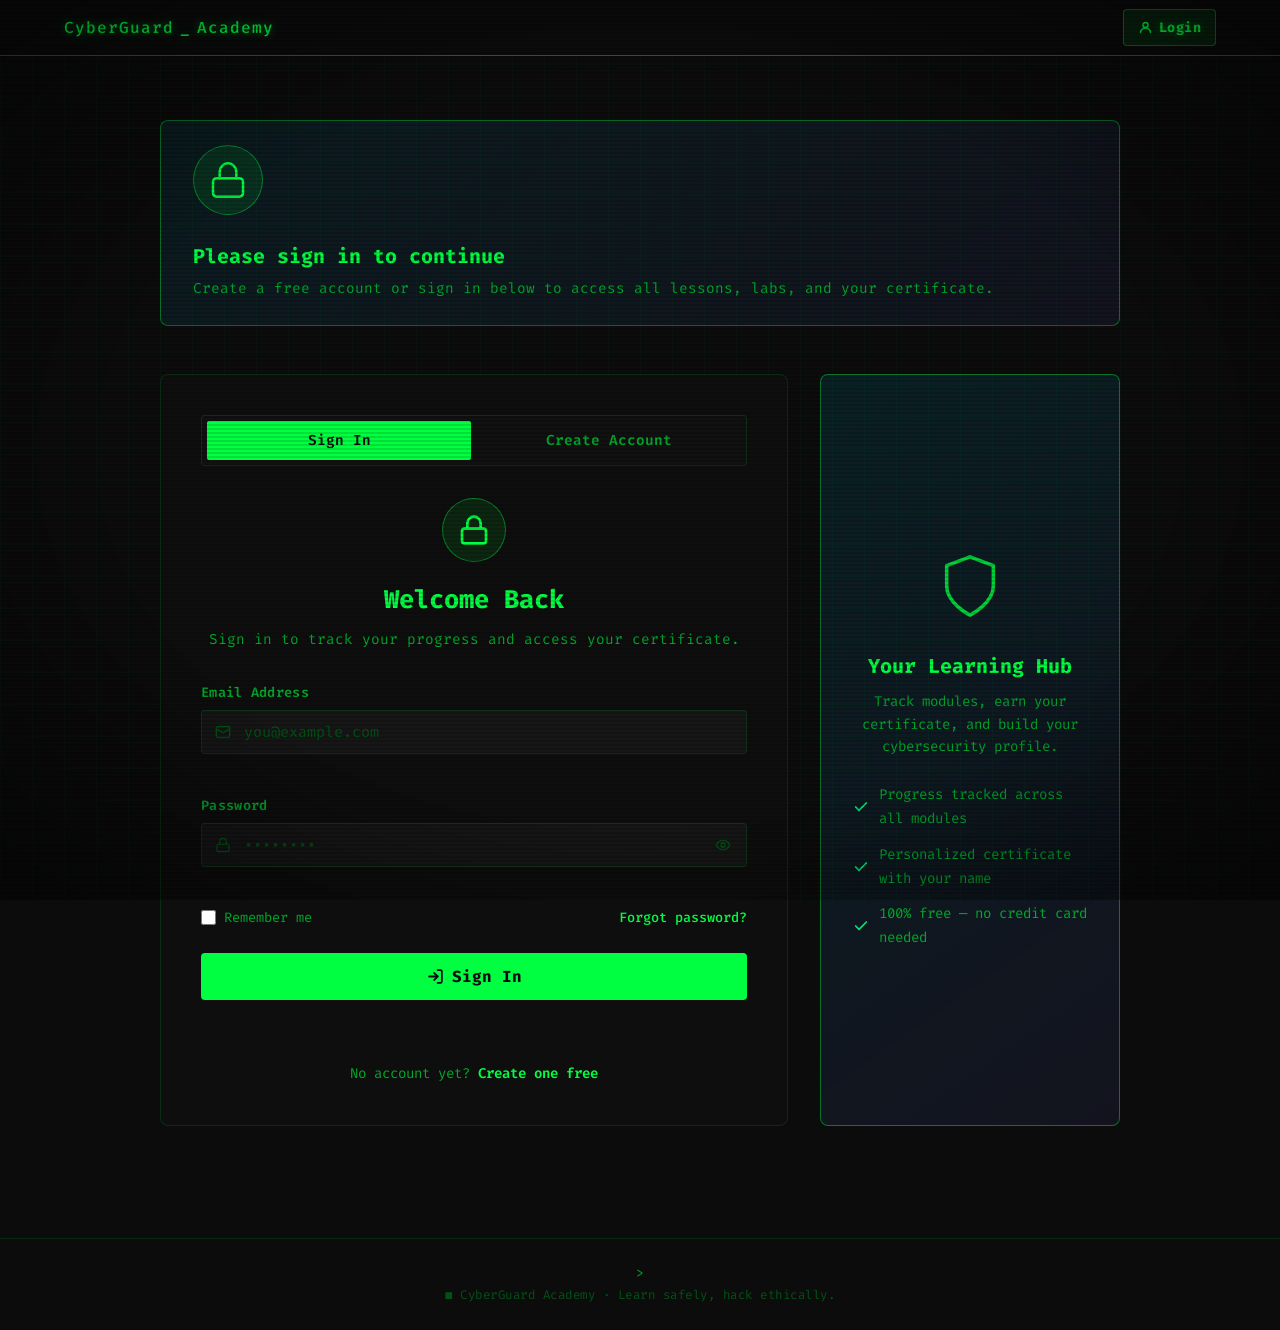
<file: index.html>
<!DOCTYPE html>
<html lang="en">

<head>
    <meta charset="UTF-8">
    <meta name="viewport" content="width=device-width, initial-scale=1.0">
    <title>CyberGuard Academy | Sign In</title>
    <meta name="description"
        content="Sign in or create a free account to access CyberGuard Academy — cybersecurity education portal.">
    <link rel="preconnect" href="https://fonts.googleapis.com">
    <link rel="preconnect" href="https://fonts.gstatic.com" crossorigin>
    <link
        href="https://fonts.googleapis.com/css2?family=Inter:wght@300;400;500;600;700;800&family=Fira+Code:wght@400;500&display=swap"
        rel="stylesheet">
    <link rel="stylesheet" href="common.css">
    <link rel="stylesheet" href="profile.css">
</head>

<body class="locked">
    <!-- Background effect -->
    <div class="page-grid"></div>

    <!-- Top navigation -->
    <nav class="top-nav" id="main-nav">
        <a href="index.html" class="logo">
            <span class="brand-mark">&#9632;</span>
            CyberGuard<span class="blink-mark">_</span>Academy
        </a>
        <ul class="nav-list">
            <li><a href="home.html">Home</a></li>
            <li><a href="theory.html">Theory</a></li>
            <li><a href="courses.html">Courses</a></li>
            <li><a href="simulation.html">Practice Labs</a></li>
            <li><a href="quiz.html">Quiz</a></li>
            <li>
                <a href="index.html" class="nav-user-btn active" id="nav-user-link">
                    <svg xmlns="http://www.w3.org/2000/svg" width="15" height="15" viewBox="0 0 24 24" fill="none"
                        stroke="currentColor" stroke-width="2.5" stroke-linecap="round" stroke-linejoin="round">
                        <circle cx="12" cy="8" r="4" />
                        <path d="M4 20c0-4 3.6-7 8-7s8 3 8 7" />
                    </svg>
                    <span id="nav-user-text">Login</span>
                </a>
            </li>
        </ul>
    </nav>

    <main class="main-wrap">
        <div class="page-box">

            <!-- Sign-in message shown before login -->
            <div class="login-banner">
                <div class="banner-row">
                    <div class="banner-icon">
                        <svg xmlns="http://www.w3.org/2000/svg" width="40" height="40" viewBox="0 0 24 24" fill="none"
                            stroke="currentColor" stroke-width="1.5" stroke-linecap="round" stroke-linejoin="round">
                            <rect x="3" y="11" width="18" height="11" rx="2" />
                            <path d="M7 11V7a5 5 0 0 1 10 0v4" />
                        </svg>
                    </div>
                    <div>
                        <h2>Please sign in to continue</h2>
                        <p>Create a free account or sign in below to access all lessons, labs, and your certificate.</p>
                    </div>
                </div>
            </div>

            <!-- Login area -->
            <div id="auth-box" class="auth-layout">
                <div class="auth-card">

                    <!-- Switch between sign in and sign up -->
                    <div class="form-tabs">
                        <button class="form-tab active" id="login-tab" onclick="showAuthTab('login')">Sign In</button>
                        <button class="form-tab" id="signup-tab" onclick="showAuthTab('register')">Create
                            Account</button>
                    </div>

                    <!-- Sign in form -->
                    <div id="login-box">
                        <div class="form-head">
                            <div class="form-icon">
                                <svg xmlns="http://www.w3.org/2000/svg" width="32" height="32" viewBox="0 0 24 24"
                                    fill="none" stroke="currentColor" stroke-width="2" stroke-linecap="round"
                                    stroke-linejoin="round">
                                    <rect x="3" y="11" width="18" height="11" rx="2" />
                                    <path d="M7 11V7a5 5 0 0 1 10 0v4" />
                                </svg>
                            </div>
                            <h2>Welcome Back</h2>
                            <p>Sign in to track your progress and access your certificate.</p>
                        </div>
                        <form id="login-form" class="user-form" onsubmit="handleLogin(event)">
                            <div class="form-group">
                                <label for="login-email">Email Address</label>
                                <div class="input-box">
                                    <svg class="input-icon" xmlns="http://www.w3.org/2000/svg" width="16" height="16"
                                        viewBox="0 0 24 24" fill="none" stroke="currentColor" stroke-width="2"
                                        stroke-linecap="round" stroke-linejoin="round">
                                        <rect x="2" y="4" width="20" height="16" rx="2" />
                                        <path d="m22 7-8.97 5.7a1.94 1.94 0 0 1-2.06 0L2 7" />
                                    </svg>
                                    <input type="email" id="login-email" class="form-input"
                                        placeholder="you@example.com" required>
                                </div>
                                <span class="error-text" id="login-email-err"></span>
                            </div>
                            <div class="form-group">
                                <label for="login-password">Password</label>
                                <div class="input-box">
                                    <svg class="input-icon" xmlns="http://www.w3.org/2000/svg" width="16" height="16"
                                        viewBox="0 0 24 24" fill="none" stroke="currentColor" stroke-width="2"
                                        stroke-linecap="round" stroke-linejoin="round">
                                        <rect x="3" y="11" width="18" height="11" rx="2" />
                                        <path d="M7 11V7a5 5 0 0 1 10 0v4" />
                                    </svg>
                                    <input type="password" id="login-password" class="form-input" placeholder="••••••••"
                                        required>
                                    <button type="button" class="show-pass-btn" onclick="togglePwd('login-password', this)"
                                        aria-label="Toggle password">
                                        <svg xmlns="http://www.w3.org/2000/svg" width="16" height="16"
                                            viewBox="0 0 24 24" fill="none" stroke="currentColor" stroke-width="2"
                                            stroke-linecap="round" stroke-linejoin="round">
                                            <path d="M2 12s3-7 10-7 10 7 10 7-3 7-10 7-10-7-10-7z" />
                                            <circle cx="12" cy="12" r="3" />
                                        </svg>
                                    </button>
                                </div>
                                <span class="error-text" id="login-pwd-err"></span>
                            </div>
                            <div class="form-row">
                                <label class="checkbox-label"><input type="checkbox" id="remember-me"> Remember
                                    me</label>
                                <a href="#" class="help-link" onclick="return false;">Forgot password?</a>
                            </div>
                            <button type="submit" class="submit-btn">
                                <svg xmlns="http://www.w3.org/2000/svg" width="17" height="17" viewBox="0 0 24 24"
                                    fill="none" stroke="currentColor" stroke-width="2.5" stroke-linecap="round"
                                    stroke-linejoin="round">
                                    <path d="M15 3h4a2 2 0 0 1 2 2v14a2 2 0 0 1-2 2h-4" />
                                    <polyline points="10 17 15 12 10 7" />
                                    <line x1="15" y1="12" x2="3" y2="12" />
                                </svg>
                                Sign In
                            </button>
                            <div id="login-msg" class="auth-feedback"></div>
                        </form>
                        <p class="switch-text">No account yet? <a href="#"
                                onclick="showAuthTab('register'); return false;">Create one free</a></p>
                    </div>

                    <!-- Sign up form -->
                    <div id="signup-box" class="hidden">
                        <div class="form-head">
                            <div class="form-icon">
                                <svg xmlns="http://www.w3.org/2000/svg" width="32" height="32" viewBox="0 0 24 24"
                                    fill="none" stroke="currentColor" stroke-width="2" stroke-linecap="round"
                                    stroke-linejoin="round">
                                    <path d="M16 21v-2a4 4 0 0 0-4-4H6a4 4 0 0 0-4 4v2" />
                                    <circle cx="9" cy="7" r="4" />
                                    <line x1="19" y1="8" x2="19" y2="14" />
                                    <line x1="22" y1="11" x2="16" y2="11" />
                                </svg>
                            </div>
                            <h2>Join CyberGuard</h2>
                            <p>Create your free account to start your cybersecurity journey.</p>
                        </div>
                        <form id="register-form" class="user-form" onsubmit="handleRegister(event)">
                            <div class="form-group">
                                <label for="reg-name">Full Name</label>
                                <div class="input-box">
                                    <svg class="input-icon" xmlns="http://www.w3.org/2000/svg" width="16" height="16"
                                        viewBox="0 0 24 24" fill="none" stroke="currentColor" stroke-width="2"
                                        stroke-linecap="round" stroke-linejoin="round">
                                        <circle cx="12" cy="8" r="4" />
                                        <path d="M4 20c0-4 3.6-7 8-7s8 3 8 7" />
                                    </svg>
                                    <input type="text" id="reg-name" class="form-input" placeholder="Alex Cybersecurity"
                                        required>
                                </div>
                                <span class="error-text" id="reg-name-err"></span>
                            </div>
                            <div class="form-group">
                                <label for="reg-email">Email Address</label>
                                <div class="input-box">
                                    <svg class="input-icon" xmlns="http://www.w3.org/2000/svg" width="16" height="16"
                                        viewBox="0 0 24 24" fill="none" stroke="currentColor" stroke-width="2"
                                        stroke-linecap="round" stroke-linejoin="round">
                                        <rect x="2" y="4" width="20" height="16" rx="2" />
                                        <path d="m22 7-8.97 5.7a1.94 1.94 0 0 1-2.06 0L2 7" />
                                    </svg>
                                    <input type="email" id="reg-email" class="form-input" placeholder="you@example.com"
                                        required>
                                </div>
                                <span class="error-text" id="reg-email-err"></span>
                            </div>
                            <div class="form-group">
                                <label for="reg-password">Password</label>
                                <div class="input-box">
                                    <svg class="input-icon" xmlns="http://www.w3.org/2000/svg" width="16" height="16"
                                        viewBox="0 0 24 24" fill="none" stroke="currentColor" stroke-width="2"
                                        stroke-linecap="round" stroke-linejoin="round">
                                        <rect x="3" y="11" width="18" height="11" rx="2" />
                                        <path d="M7 11V7a5 5 0 0 1 10 0v4" />
                                    </svg>
                                    <input type="password" id="reg-password" class="form-input"
                                        placeholder="Min. 8 characters" required>
                                    <button type="button" class="show-pass-btn" onclick="togglePwd('reg-password', this)"
                                        aria-label="Toggle password">
                                        <svg xmlns="http://www.w3.org/2000/svg" width="16" height="16"
                                            viewBox="0 0 24 24" fill="none" stroke="currentColor" stroke-width="2"
                                            stroke-linecap="round" stroke-linejoin="round">
                                            <path d="M2 12s3-7 10-7 10 7 10 7-3 7-10 7-10-7-10-7z" />
                                            <circle cx="12" cy="12" r="3" />
                                        </svg>
                                    </button>
                                </div>
                                <div class="pass-bar">
                                    <div id="pass-fill" class="pass-fill"></div>
                                </div>
                                <span id="pass-text" class="pass-text"></span>
                                <span class="error-text" id="reg-pwd-err"></span>
                            </div>
                            <div class="form-group">
                                <label for="reg-confirm">Confirm Password</label>
                                <div class="input-box">
                                    <svg class="input-icon" xmlns="http://www.w3.org/2000/svg" width="16" height="16"
                                        viewBox="0 0 24 24" fill="none" stroke="currentColor" stroke-width="2"
                                        stroke-linecap="round" stroke-linejoin="round">
                                        <path d="M9 12l2 2 4-4" />
                                        <rect x="3" y="11" width="18" height="11" rx="2" />
                                        <path d="M7 11V7a5 5 0 0 1 10 0v4" />
                                    </svg>
                                    <input type="password" id="reg-confirm" class="form-input"
                                        placeholder="Re-enter password" required>
                                </div>
                                <span class="error-text" id="reg-confirm-err"></span>
                            </div>
                            <button type="submit" class="submit-btn">
                                <svg xmlns="http://www.w3.org/2000/svg" width="17" height="17" viewBox="0 0 24 24"
                                    fill="none" stroke="currentColor" stroke-width="2.5" stroke-linecap="round"
                                    stroke-linejoin="round">
                                    <path d="M22 11.08V12a10 10 0 1 1-5.93-9.14" />
                                    <polyline points="22 4 12 14.01 9 11.01" />
                                </svg>
                                Create Account
                            </button>
                            <div id="signup-msg" class="auth-feedback"></div>
                        </form>
                        <p class="switch-text">Already have an account? <a href="#"
                                onclick="showAuthTab('login'); return false;">Sign in</a></p>
                    </div>
                </div>

                <!-- Side info panel -->
                <div class="side-box">
                    <div class="side-copy">
                        <div class="side-mark">
                            <svg xmlns="http://www.w3.org/2000/svg" width="70" height="70" viewBox="0 0 24 24"
                                fill="none" stroke="currentColor" stroke-width="1.2" stroke-linecap="round"
                                stroke-linejoin="round">
                                <path d="M12 22s8-4 8-10V5l-8-3-8 3v7c0 6 8 10 8 10z" />
                            </svg>
                        </div>
                        <h3>Your Learning Hub</h3>
                        <p>Track modules, earn your certificate, and build your cybersecurity profile.</p>
                        <ul class="side-list">
                            <li>
                                <svg xmlns="http://www.w3.org/2000/svg" width="16" height="16" viewBox="0 0 24 24"
                                    fill="none" stroke="currentColor" stroke-width="2.5" stroke-linecap="round"
                                    stroke-linejoin="round">
                                    <polyline points="20 6 9 17 4 12" />
                                </svg>
                                Progress tracked across all modules
                            </li>
                            <li>
                                <svg xmlns="http://www.w3.org/2000/svg" width="16" height="16" viewBox="0 0 24 24"
                                    fill="none" stroke="currentColor" stroke-width="2.5" stroke-linecap="round"
                                    stroke-linejoin="round">
                                    <polyline points="20 6 9 17 4 12" />
                                </svg>
                                Personalized certificate with your name
                            </li>
                            <li>
                                <svg xmlns="http://www.w3.org/2000/svg" width="16" height="16" viewBox="0 0 24 24"
                                    fill="none" stroke="currentColor" stroke-width="2.5" stroke-linecap="round"
                                    stroke-linejoin="round">
                                    <polyline points="20 6 9 17 4 12" />
                                </svg>
                                100% free — no credit card needed
                            </li>
                        </ul>
                    </div>
                </div>
            </div>

            <!-- Profile area after login -->
            <div id="profile-box" class="hidden">
                <div class="user-card">
                    <div class="user-avatar" id="avatar-text">AK</div>
                    <div class="profile-info">
                        <h2 id="user-name">Alex Cybersecurity</h2>
                        <p id="user-email">alex@example.com</p>
                        <span class="user-tag">
                            <svg xmlns="http://www.w3.org/2000/svg" width="13" height="13" viewBox="0 0 24 24"
                                fill="none" stroke="currentColor" stroke-width="2.5" stroke-linecap="round"
                                stroke-linejoin="round">
                                <path d="M12 22s8-4 8-10V5l-8-3-8 3v7c0 6 8 10 8 10z" />
                            </svg>
                            CyberGuard Student
                        </span>
                    </div>
                    <button class="logout-btn" onclick="handleLogout()">
                        <svg xmlns="http://www.w3.org/2000/svg" width="15" height="15" viewBox="0 0 24 24" fill="none"
                            stroke="currentColor" stroke-width="2.5" stroke-linecap="round" stroke-linejoin="round">
                            <path d="M9 21H5a2 2 0 0 1-2-2V5a2 2 0 0 1 2-2h4" />
                            <polyline points="16 17 21 12 16 7" />
                            <line x1="21" y1="12" x2="9" y2="12" />
                        </svg>
                        Sign Out
                    </button>
                </div>

                <div class="stats-grid">
                    <div class="stats-card">
                        <div class="stat-icon stat-blue">
                            <svg xmlns="http://www.w3.org/2000/svg" width="22" height="22" viewBox="0 0 24 24"
                                fill="none" stroke="currentColor" stroke-width="2" stroke-linecap="round"
                                stroke-linejoin="round">
                                <path d="M2 3h6a4 4 0 0 1 4 4v14a3 3 0 0 0-3-3H2z" />
                                <path d="M22 3h-6a4 4 0 0 0-4 4v14a3 3 0 0 1 3-3h7z" />
                            </svg>
                        </div>
                        <div>
                            <div class="stat-number">3</div>
                            <div class="stat-text">Modules Available</div>
                        </div>
                    </div>
                    <div class="stats-card">
                        <div class="stat-icon stat-green">
                            <svg xmlns="http://www.w3.org/2000/svg" width="22" height="22" viewBox="0 0 24 24"
                                fill="none" stroke="currentColor" stroke-width="2" stroke-linecap="round"
                                stroke-linejoin="round">
                                <polyline points="22 12 18 12 15 21 9 3 6 12 2 12" />
                            </svg>
                        </div>
                        <div>
                            <div class="stat-number" id="labs-count">0</div>
                            <div class="stat-text">Labs Completed</div>
                        </div>
                    </div>
                    <div class="stats-card">
                        <div class="stat-icon stat-gold">
                            <svg xmlns="http://www.w3.org/2000/svg" width="22" height="22" viewBox="0 0 24 24"
                                fill="none" stroke="currentColor" stroke-width="2" stroke-linecap="round"
                                stroke-linejoin="round">
                                <circle cx="12" cy="8" r="6" />
                                <path d="M15.477 12.89 17 22l-5-3-5 3 1.523-9.11" />
                            </svg>
                        </div>
                        <div>
                            <div class="stat-number" id="cert-count">0</div>
                            <div class="stat-text">Certificates Earned</div>
                        </div>
                    </div>
                </div>

                <!-- Learning progress -->
                <div class="progress-box">
                    <h3 class="progress-head">&gt;_ Progress Tracker</h3>

                    <!-- Theory progress -->
                    <div class="progress-item">
                        <div class="progress-top">
                            <span class="progress-name">Theory Modules</span>
                            <span class="progress-rate" id="theory-rate">0%</span>
                        </div>
                        <div class="progress-track">
                            <div class="progress-fill" id="theory-fill" style="width: 0%"></div>
                        </div>
                        <span class="progress-text" id="theory-text">0 / 3 tabs visited</span>
                    </div>

                    <!-- Lab progress -->
                    <div class="progress-item">
                        <div class="progress-top">
                            <span class="progress-name">Interactive Labs</span>
                            <span class="progress-rate" id="labs-rate">0%</span>
                        </div>
                        <div class="progress-track">
                            <div class="progress-fill" id="labs-fill" style="width: 0%"></div>
                        </div>
                        <span class="progress-text" id="labs-text">0 / 6 labs completed</span>
                    </div>

                    <!-- Quiz progress -->
                    <div class="progress-item">
                        <div class="progress-top">
                            <span class="progress-name">Final Quiz</span>
                            <span class="progress-rate" id="quiz-rate">0%</span>
                        </div>
                        <div class="progress-track">
                            <div class="progress-fill" id="quiz-fill" style="width: 0%"></div>
                        </div>
                        <span class="progress-text" id="quiz-text">Not attempted yet</span>
                    </div>

                    <!-- Certificate progress -->
                    <div class="progress-item">
                        <div class="progress-top">
                            <span class="progress-name">Certificate</span>
                            <span class="progress-rate" id="cert-rate">0%</span>
                        </div>
                        <div class="progress-track">
                            <div class="progress-fill" id="cert-fill" style="width: 0%"></div>
                        </div>
                        <span class="progress-text" id="cert-text">Complete the quiz to earn your certificate</span>
                    </div>

                    <!-- Overall progress -->
                    <div class="overall-score">
                        <span class="overall-label">Overall Completion</span>
                        <span class="overall-num" id="total-rate">0%</span>
                    </div>
                </div>

                <div class="path-box">
                    <h3 class="profile-section-title">Your Learning Path</h3>
                    <div class="path-list">
                        <div class="path-item">
                            <div class="path-icon path-blue">
                                <svg xmlns="http://www.w3.org/2000/svg" width="20" height="20" viewBox="0 0 24 24"
                                    fill="none" stroke="currentColor" stroke-width="2" stroke-linecap="round"
                                    stroke-linejoin="round">
                                    <path d="M12 22s8-4 8-10V5l-8-3-8 3v7c0 6 8 10 8 10z" />
                                </svg>
                            </div>
                            <div class="path-copy">
                                <h4>Cybersecurity Fundamentals</h4>
                                <p>CIA Triad, threat actors, and key terminology</p>
                            </div>
                            <a href="theory.html" class="path-btn">Start
                                <svg xmlns="http://www.w3.org/2000/svg" width="14" height="14" viewBox="0 0 24 24"
                                    fill="none" stroke="currentColor" stroke-width="2.5" stroke-linecap="round"
                                    stroke-linejoin="round">
                                    <polyline points="9 18 15 12 9 6" />
                                </svg>
                            </a>
                        </div>
                        <div class="path-item">
                            <div class="path-icon path-red">
                                <svg xmlns="http://www.w3.org/2000/svg" width="20" height="20" viewBox="0 0 24 24"
                                    fill="none" stroke="currentColor" stroke-width="2" stroke-linecap="round"
                                    stroke-linejoin="round">
                                    <circle cx="12" cy="12" r="10" />
                                    <line x1="12" y1="8" x2="12" y2="12" />
                                    <line x1="12" y1="16" x2="12.01" y2="16" />
                                </svg>
                            </div>
                            <div class="path-copy">
                                <h4>Types of Cyber Attacks</h4>
                                <p>Malware, phishing, SQL injection, DoS &amp; MitM</p>
                            </div>
                            <a href="theory.html" class="path-btn">Start
                                <svg xmlns="http://www.w3.org/2000/svg" width="14" height="14" viewBox="0 0 24 24"
                                    fill="none" stroke="currentColor" stroke-width="2.5" stroke-linecap="round"
                                    stroke-linejoin="round">
                                    <polyline points="9 18 15 12 9 6" />
                                </svg>
                            </a>
                        </div>
                        <div class="path-item">
                            <div class="path-icon path-green">
                                <svg xmlns="http://www.w3.org/2000/svg" width="20" height="20" viewBox="0 0 24 24"
                                    fill="none" stroke="currentColor" stroke-width="2" stroke-linecap="round"
                                    stroke-linejoin="round">
                                    <rect x="3" y="11" width="18" height="11" rx="2" />
                                    <path d="M7 11V7a5 5 0 0 1 10 0v4" />
                                </svg>
                            </div>
                            <div class="path-copy">
                                <h4>Prevention Strategies</h4>
                                <p>Passwords, 2FA, network safety &amp; privacy hygiene</p>
                            </div>
                            <a href="theory.html" class="path-btn">Start
                                <svg xmlns="http://www.w3.org/2000/svg" width="14" height="14" viewBox="0 0 24 24"
                                    fill="none" stroke="currentColor" stroke-width="2.5" stroke-linecap="round"
                                    stroke-linejoin="round">
                                    <polyline points="9 18 15 12 9 6" />
                                </svg>
                            </a>
                        </div>
                    </div>
                </div>
            </div>

        </div>
    </main>

    <!-- Footer -->
    <footer class="site-footer">
        <p>&#9632; CyberGuard Academy &middot; Learn safely, hack ethically.</p>
    </footer>

    <script src="common.js"></script>
    <script src="auth.js"></script>
</body>

</html>
</file>
<file: common.css>
/* ================================================================
    CyberGuard Academy — common.css
    Shared styles for the whole website.
    ================================================================ */

@import url('https://fonts.googleapis.com/css2?family=Fira+Code:wght@300;400;500;600;700&family=Inter:wght@400;500;600;700&display=swap');

/* ====== Main colors and sizes ====== */
:root {
    /* Background colors */
    --bg-main: #0c0c0c;
    --bg-panel: #111111;
    --bg-elevated: #161616;
    --bg-card: rgba(15, 15, 15, 0.96);

    /* Border colors */
    --border-subtle: rgba(0, 255, 65, 0.12);
    --border-accent: rgba(0, 255, 65, 0.40);

    /* Text colors */
    --text-primary: #00ff41;
    /* main text */
    --text-secondary: #00a82b;
    /* softer text */
    --text-muted: #005215;
    /* muted text */

    /* Highlight colors */
    --accent: #00ff41;
    --accent-dim: rgba(0, 255, 65, 0.10);
    --accent-glow: rgba(0, 255, 65, 0.35);
    --accent-hover: #00cc33;

    /* Extra accent color */
    --purple: #7c4dff;
    --purple-dim: rgba(124, 77, 255, 0.10);
    --purple-glow: rgba(124, 77, 255, 0.30);

    /* Status colors */
    --success: #00e676;
    --success-dim: rgba(0, 230, 118, 0.10);
    --danger: #ff1744;
    --danger-dim: rgba(255, 23, 68, 0.10);
    --warning: #ffc400;
    --warning-dim: rgba(255, 196, 0, 0.10);
    --info-dim: rgba(0, 255, 65, 0.08);

    /* Fonts */
    --font-sans: 'Fira Code', 'Courier New', monospace;
    --font-mono: 'Fira Code', 'Courier New', monospace;

    /* Corner sizes */
    --radius-sm: 2px;
    --radius-md: 4px;
    --radius-lg: 6px;
    --radius-xl: 8px;

    /* Shadows */
    --shadow-card: 0 0 0 1px rgba(0, 255, 65, 0.10);
    --shadow-glow: 0 0 20px rgba(0, 255, 65, 0.15);
    --shadow-hover: 0 0 30px rgba(0, 255, 65, 0.25);

    --transition: 0.2s ease;
}


/* ====== Basic reset ====== */
*,
*::before,
*::after {
    box-sizing: border-box;
    margin: 0;
    padding: 0;
}

html {
    scroll-behavior: smooth;
}

body {
    background-color: var(--bg-main);
    color: var(--text-primary);
    font-family: var(--font-mono);
    line-height: 1.7;
    overflow-x: hidden;
    font-size: 15px;
}

/* ====== Screen line effect ====== */
body::before {
    content: '';
    position: fixed;
    inset: 0;
    background: repeating-linear-gradient(0deg,
            transparent,
            transparent 2px,
            rgba(0, 0, 0, 0.12) 2px,
            rgba(0, 0, 0, 0.12) 4px);
    pointer-events: none;
    z-index: 9998;
}

/* ====== Dark edge effect ====== */
body::after {
    content: '';
    position: fixed;
    inset: 0;
    background: radial-gradient(ellipse at center, transparent 60%, rgba(0, 0, 0, 0.50) 100%);
    pointer-events: none;
    z-index: 9997;
}

/* ====== Grid background ====== */
.page-grid {
    position: fixed;
    inset: 0;
    background-image:
        linear-gradient(rgba(0, 255, 65, 0.03) 1px, transparent 1px),
        linear-gradient(90deg, rgba(0, 255, 65, 0.03) 1px, transparent 1px);
    background-size: 32px 32px;
    z-index: 0;
    pointer-events: none;
}

main,
nav {
    position: relative;
    z-index: 1;
}


/* ====== Top navigation ====== */
.top-nav {
    position: fixed;
    top: 0;
    width: 100%;
    background: #0c0c0c;
    border-bottom: 1px solid var(--border-accent);
    display: flex;
    justify-content: space-between;
    align-items: center;
    padding: 0 5%;
    height: 56px;
    z-index: 1000;
}

.top-nav.scrolled {
    box-shadow: 0 0 20px rgba(0, 255, 65, 0.10);
}

/* Logo */
.logo {
    font-family: var(--font-mono);
    font-size: 1rem;
    font-weight: 500;
    color: var(--accent);
    display: flex;
    align-items: center;
    gap: 6px;
    letter-spacing: 1px;
    text-decoration: none;
    text-shadow: 0 0 8px rgba(0, 255, 65, 0.5);
}



.brand-mark {
    display: none;
}

/* Hide the small icon */

/* Blinking mark */
.blink-mark {
    color: var(--accent);
    animation: blink 1s step-end infinite;
}

@keyframes blink {

    0%,
    100% {
        opacity: 1;
    }

    50% {
        opacity: 0;
    }
}

/* Navigation links */
.nav-list {
    list-style: none;
    display: flex;
    gap: 2px;
}

.nav-list a {
    color: var(--text-secondary);
    text-decoration: none;
    font-family: var(--font-mono);
    font-size: 0.82rem;
    font-weight: 400;
    padding: 6px 14px;
    border: 1px solid transparent;
    transition: all var(--transition);
    cursor: pointer;
    letter-spacing: 0.5px;
}

/* Link hover style */
.nav-list a:hover {
    color: var(--accent);
    border-color: var(--border-accent);
    background: var(--accent-dim);
    text-shadow: 0 0 8px rgba(0, 255, 65, 0.4);
}

.nav-list a.active {
    color: var(--accent);
    background: var(--accent-dim);
    border-color: var(--border-accent);
    text-shadow: 0 0 8px rgba(0, 255, 65, 0.4);
}


/* ====== User button in the nav ====== */
.nav-user-btn {
    display: inline-flex !important;
    align-items: center;
    gap: 6px;
    background: transparent !important;
    color: var(--accent) !important;
    border: 1px solid var(--border-accent) !important;
    border-radius: 2px !important;
    padding: 5px 14px !important;
    font-family: var(--font-mono) !important;
    font-weight: 500 !important;
    font-size: 0.82rem !important;
    transition: all var(--transition);
    text-shadow: 0 0 6px rgba(0, 255, 65, 0.4);
}

.nav-user-btn:hover {
    background: var(--accent) !important;
    color: #000 !important;
    box-shadow: 0 0 16px rgba(0, 255, 65, 0.40);
    text-shadow: none;
}


/* ====== Main page area ====== */
.main-wrap {
    margin-top: 56px;
    padding: 0 5%;
    min-height: calc(100vh - 56px);
}

.page-box {
    padding: 4rem 0;
}


/* ====== Section headings ====== */
.section-header {
    text-align: center;
    margin-bottom: 3rem;
}

.section-badge {
    display: inline-block;
    background: transparent;
    color: var(--accent);
    border: 1px solid var(--border-accent);
    border-radius: 2px;
    padding: 4px 14px;
    font-size: 0.75rem;
    font-weight: 500;
    font-family: var(--font-mono);
    letter-spacing: 2px;
    text-transform: uppercase;
    margin-bottom: 1rem;
    text-shadow: 0 0 6px rgba(0, 255, 65, 0.4);
}

.section-title {
    font-size: clamp(1.8rem, 4vw, 2.8rem);
    font-weight: 600;
    color: var(--accent);
    letter-spacing: 1px;
    line-height: 1.2;
    margin-bottom: 1rem;
    font-family: var(--font-mono);
    text-shadow: 0 0 16px rgba(0, 255, 65, 0.30);
}

.section-title span {
    color: var(--text-secondary);
}

.section-subtitle {
    font-size: 0.92rem;
    color: var(--text-secondary);
    max-width: 560px;
    margin: 0 auto;
    line-height: 1.8;
}


/* ====== Buttons ====== */
.cta-btn {
    display: inline-flex;
    align-items: center;
    gap: 7px;
    background: var(--accent);
    color: #000;
    border: none;
    padding: 10px 24px;
    font-size: 0.875rem;
    font-weight: 600;
    font-family: var(--font-mono);
    border-radius: 2px;
    cursor: pointer;
    transition: all var(--transition);
    letter-spacing: 0.5px;
    white-space: nowrap;
    text-decoration: none;
}

.cta-btn:hover {
    background: var(--accent-hover);
    box-shadow: 0 0 20px rgba(0, 255, 65, 0.40);
    transform: translateY(-1px);
}

.cta-secondary {
    background: transparent;
    color: var(--accent);
    border: 1px solid var(--border-accent);
}

.cta-secondary:hover {
    background: var(--accent-dim);
    box-shadow: 0 0 14px rgba(0, 255, 65, 0.15);
}

.danger-glow {
    background: transparent;
    color: var(--danger);
    border: 1px solid var(--danger);
}

.danger-glow:hover {
    background: var(--danger);
    color: white;
    box-shadow: 0 0 20px rgba(255, 23, 68, 0.35);
}

.pulse-btn {
    animation: pulse-btn 2.5s ease-in-out infinite;
}

@keyframes pulse-btn {

    0%,
    100% {
        box-shadow: 0 0 0 0 rgba(0, 255, 65, 0.5);
    }

    50% {
        box-shadow: 0 0 0 10px rgba(0, 255, 65, 0);
    }
}


/* ====== Footer ====== */
.site-footer {
    text-align: center;
    padding: 1.5rem 5%;
    border-top: 1px solid var(--border-subtle);
    color: var(--text-muted);
    font-size: 0.78rem;
    font-family: var(--font-mono);
    letter-spacing: 0.5px;
    position: relative;
    z-index: 1;
}

.site-footer::before {
    content: '> ';
    color: var(--text-secondary);
}


/* ====== Helper classes ====== */
.hidden {
    display: none !important;
}

.text-center {
    text-align: center;
}

.mt-1 {
    margin-top: 1rem;
}

.mt-2 {
    margin-top: 2rem;
}

.highlight {
    color: var(--accent);
    font-weight: 600;
    text-shadow: 0 0 8px rgba(0, 255, 65, 0.30);
}

.danger-text {
    color: var(--danger);
}

.success-text {
    color: var(--success);
}

code {
    background: rgba(0, 255, 65, 0.07);
    padding: 2px 7px;
    border-radius: 2px;
    font-family: var(--font-mono);
    font-size: 0.85em;
    color: var(--accent);
    border: 1px solid var(--border-subtle);
}

/* ====== Animations ====== */
@keyframes fadeInDown {
    from {
        opacity: 0;
        transform: translateY(-10px);
    }

    to {
        opacity: 1;
        transform: translateY(0);
    }
}


/* ====== Responsive ====== */
@media (max-width: 768px) {
    .top-nav {
        padding: 0 4%;
        height: auto;
        padding-top: 10px;
        padding-bottom: 10px;
        flex-wrap: wrap;
        gap: 6px;
    }

    .main-wrap {
        margin-top: 90px;
        padding: 0 4%;
    }

    .nav-list a {
        font-size: 0.75rem;
        padding: 4px 8px;
    }
}
</file>
<file: profile.css>
/* ================================================================
    CyberGuard Academy — profile.css
    Styles used on the login and profile page.
    ================================================================ */

/* ================================================================
    Locked page state
    ================================================================ */
/* Hide all nav links except the user button */
body.locked .nav-list li:not(:last-child) {
    display: none;
}

/* Show the sign-in banner */
body.locked .login-banner {
    display: flex;
}

/* Add a pulse effect to the user button */
body.locked .nav-user-btn {
    animation: pulseGlow 2s ease-in-out infinite;
}

@keyframes pulseGlow {

    0%,
    100% {
        box-shadow: none;
    }

    50% {
        box-shadow: 0 0 16px var(--accent-glow);
    }
}

/* ================================================================
    Sign-in banner
    ================================================================ */
.login-banner {
    display: none;
    /* hidden until the page is locked */
    align-items: center;
    justify-content: center;
    background: linear-gradient(135deg, rgba(0, 212, 255, 0.08), rgba(99, 102, 241, 0.08));
    border: 1px solid var(--border-accent);
    border-radius: var(--radius-xl);
    padding: 1.5rem 2rem;
    margin: 0 auto 2rem;
    max-width: 960px;
}

.banner-row {
    display: flex;
    align-items: center;
    gap: 1.5rem;
    flex-wrap: wrap;
}

.banner-icon {
    color: var(--accent);
    flex-shrink: 0;
    background: var(--accent-dim);
    border: 1px solid var(--border-accent);
    border-radius: 50%;
    width: 70px;
    height: 70px;
    display: flex;
    align-items: center;
    justify-content: center;
}

.login-banner h2 {
    font-size: 1.25rem;
    font-weight: 700;
    color: var(--text-primary);
    margin-bottom: 4px;
}

.login-banner p {
    font-size: 0.9rem;
    color: var(--text-secondary);
}

/* ================================================================
    Login and sign-up area
    ================================================================ */

/* User button style for this page */
.nav-user-btn {
    display: inline-flex !important;
    align-items: center;
    gap: 6px;
    background: var(--accent-dim) !important;
    color: var(--accent) !important;
    border: 1px solid var(--border-accent) !important;
    border-radius: var(--radius-md) !important;
    padding: 6px 14px !important;
    font-weight: 700 !important;
    font-size: 0.85rem !important;
    transition: all var(--transition);
}

.nav-user-btn:hover {
    background: var(--accent) !important;
    color: var(--bg-main) !important;
}

.auth-layout {
    display: flex;
    gap: 2rem;
    align-items: stretch;
    max-width: 960px;
    margin: 3rem auto;
}

/* ---- Main form card ---- */
.auth-card {
    flex: 1;
    background: var(--bg-card);
    border: 1px solid var(--border-subtle);
    border-radius: var(--radius-xl);
    padding: 2.5rem;
    backdrop-filter: blur(12px);
    min-width: 0;
}

/* ---- Form tabs ---- */
.form-tabs {
    display: flex;
    gap: 6px;
    background: var(--bg-panel);
    border-radius: var(--radius-md);
    padding: 5px;
    margin-bottom: 2rem;
    border: 1px solid var(--border-subtle);
}

.form-tab {
    flex: 1;
    background: transparent;
    color: var(--text-secondary);
    border: none;
    padding: 10px 18px;
    border-radius: var(--radius-sm);
    cursor: pointer;
    font-family: var(--font-sans);
    font-weight: 600;
    font-size: 0.9rem;
    transition: all var(--transition);
}

.form-tab.active {
    background: var(--accent);
    color: var(--bg-main);
}

.form-tab:hover:not(.active) {
    background: var(--border-subtle);
    color: var(--text-primary);
}

/* ---- Form heading ---- */
.form-head {
    text-align: center;
    margin-bottom: 1.75rem;
}

.form-icon {
    display: inline-flex;
    align-items: center;
    justify-content: center;
    width: 64px;
    height: 64px;
    background: var(--accent-dim);
    border: 1px solid var(--border-accent);
    border-radius: 50%;
    color: var(--accent);
    margin-bottom: 1rem;
}

.form-head h2 {
    font-size: 1.6rem;
    font-weight: 800;
    color: var(--text-primary);
    margin-bottom: 0.4rem;
}

.form-head p {
    font-size: 0.9rem;
    color: var(--text-secondary);
}

/* ---- Form layout ---- */
.user-form {
    display: flex;
    flex-direction: column;
    gap: 1.1rem;
}

.form-group {
    display: flex;
    flex-direction: column;
    gap: 6px;
}

.form-group label {
    font-size: 0.85rem;
    font-weight: 600;
    color: var(--text-secondary);
    letter-spacing: 0.3px;
}

/* Input with icon */
.input-box {
    position: relative;
    display: flex;
    align-items: center;
}

.input-icon {
    position: absolute;
    left: 14px;
    color: var(--text-muted);
    pointer-events: none;
    flex-shrink: 0;
}

.form-input {
    width: 100%;
    background: var(--bg-elevated);
    border: 1px solid var(--border-subtle);
    border-radius: var(--radius-md);
    color: var(--text-primary);
    font-family: var(--font-sans);
    font-size: 0.95rem;
    padding: 11px 42px;
    transition: border-color var(--transition), box-shadow var(--transition);
    outline: none;
}

.form-input:focus {
    border-color: var(--accent);
    box-shadow: 0 0 0 3px var(--accent-dim);
}

.form-input::placeholder {
    color: var(--text-muted);
}

/* Show password button */
.show-pass-btn {
    position: absolute;
    right: 12px;
    background: none;
    border: none;
    cursor: pointer;
    color: var(--text-muted);
    padding: 4px;
    display: flex;
    transition: color var(--transition);
}

.show-pass-btn:hover {
    color: var(--accent);
}

/* Row with checkbox and help link */
.form-row {
    display: flex;
    justify-content: space-between;
    align-items: center;
    flex-wrap: wrap;
    gap: 8px;
}

.checkbox-label {
    display: flex;
    align-items: center;
    gap: 8px;
    font-size: 0.85rem;
    color: var(--text-secondary);
    cursor: pointer;
}

.checkbox-label input[type="checkbox"] {
    accent-color: var(--accent);
    width: 15px;
    height: 15px;
}

.help-link {
    font-size: 0.85rem;
    color: var(--accent);
    text-decoration: none;
    font-weight: 500;
}

.help-link:hover {
    text-decoration: underline;
}

/* Submit button */
.submit-btn {
    display: flex;
    align-items: center;
    justify-content: center;
    gap: 8px;
    width: 100%;
    padding: 13px;
    background: var(--accent);
    color: var(--bg-main);
    font-family: var(--font-sans);
    font-size: 1rem;
    font-weight: 700;
    border: none;
    border-radius: var(--radius-md);
    cursor: pointer;
    transition: all var(--transition);
    margin-top: 6px;
}

.submit-btn:hover {
    background: var(--accent-hover);
    box-shadow: 0 6px 20px var(--accent-glow);
    transform: translateY(-2px);
}

/* Messages and errors */
.auth-feedback {
    font-size: 0.88rem;
    text-align: center;
    min-height: 20px;
    margin-top: 4px;
}

.switch-text {
    text-align: center;
    font-size: 0.88rem;
    color: var(--text-secondary);
    margin-top: 1.25rem;
}

.switch-text a {
    color: var(--accent);
    text-decoration: none;
    font-weight: 600;
}

.switch-text a:hover {
    text-decoration: underline;
}

.error-text {
    font-size: 0.8rem;
    color: var(--danger);
    min-height: 16px;
}

/* Password strength */
.pass-bar {
    height: 6px;
    background: var(--border-subtle);
    border-radius: 100px;
    overflow: hidden;
    margin-top: 6px;
}

.pass-fill {
    height: 100%;
    width: 0%;
    border-radius: 100px;
    transition: width 0.4s ease, background 0.4s ease;
}

.pass-text {
    font-size: 0.78rem;
    margin-top: 4px;
    display: block;
}

/* ---- Side info panel ---- */
.side-box {
    width: 300px;
    flex-shrink: 0;
    background: linear-gradient(145deg, rgba(0, 212, 255, 0.1) 0%, rgba(99, 102, 241, 0.08) 100%);
    border: 1px solid var(--border-accent);
    border-radius: var(--radius-xl);
    display: flex;
    align-items: center;
    justify-content: center;
    padding: 2rem;
}

.side-copy {
    text-align: center;
}

.side-mark {
    color: var(--accent);
    opacity: 0.8;
    margin-bottom: 1.25rem;
}

.side-copy h3 {
    font-size: 1.25rem;
    font-weight: 700;
    color: var(--text-primary);
    margin-bottom: 0.5rem;
}

.side-copy p {
    font-size: 0.88rem;
    color: var(--text-secondary);
    margin-bottom: 1.5rem;
    line-height: 1.6;
}

.side-list {
    list-style: none;
    display: flex;
    flex-direction: column;
    gap: 12px;
    text-align: left;
}

.side-list li {
    display: flex;
    align-items: center;
    gap: 10px;
    font-size: 0.88rem;
    color: var(--text-secondary);
}

.side-list li svg {
    color: var(--success);
    flex-shrink: 0;
}

/* ================================================================
    Profile area
    ================================================================ */
.user-card {
    display: flex;
    align-items: center;
    gap: 1.5rem;
    background: var(--bg-card);
    border: 1px solid var(--border-subtle);
    border-radius: var(--radius-xl);
    padding: 2rem 2.5rem;
    margin-bottom: 2rem;
    backdrop-filter: blur(12px);
    flex-wrap: wrap;
}

.user-avatar {
    width: 72px;
    height: 72px;
    border-radius: 50%;
    background: linear-gradient(135deg, var(--accent), #6366f1);
    display: flex;
    align-items: center;
    justify-content: center;
    font-size: 1.5rem;
    font-weight: 800;
    color: #fff;
    flex-shrink: 0;
    letter-spacing: 1px;
}

.profile-info {
    flex: 1;
}

.profile-info h2 {
    font-size: 1.4rem;
    font-weight: 800;
    color: var(--text-primary);
    margin-bottom: 4px;
}

.profile-info p {
    font-size: 0.9rem;
    color: var(--text-secondary);
    margin-bottom: 8px;
}

.user-tag {
    display: inline-flex;
    align-items: center;
    gap: 5px;
    background: var(--accent-dim);
    color: var(--accent);
    border: 1px solid var(--border-accent);
    border-radius: 100px;
    padding: 4px 12px;
    font-size: 0.78rem;
    font-weight: 700;
}

.logout-btn {
    display: flex;
    align-items: center;
    gap: 6px;
    background: var(--danger-dim);
    color: var(--danger);
    border: 1px solid rgba(239, 68, 68, 0.3);
    border-radius: var(--radius-md);
    padding: 10px 18px;
    font-family: var(--font-sans);
    font-size: 0.88rem;
    font-weight: 600;
    cursor: pointer;
    transition: all var(--transition);
    margin-left: auto;
}

.logout-btn:hover {
    background: var(--danger);
    color: #fff;
    transform: translateY(-2px);
}

/* Small stat cards */
.stats-grid {
    display: grid;
    grid-template-columns: repeat(auto-fit, minmax(180px, 1fr));
    gap: 1.25rem;
    margin-bottom: 2rem;
}

.stats-card {
    background: var(--bg-card);
    border: 1px solid var(--border-subtle);
    border-radius: var(--radius-lg);
    padding: 1.5rem;
    display: flex;
    align-items: center;
    gap: 1rem;
    backdrop-filter: blur(10px);
    transition: border-color var(--transition);
}

.stats-card:hover {
    border-color: var(--border-accent);
}

.stat-icon {
    width: 48px;
    height: 48px;
    border-radius: var(--radius-md);
    display: flex;
    align-items: center;
    justify-content: center;
    flex-shrink: 0;
}

.stat-blue {
    background: var(--accent-dim);
    color: var(--accent);
}

.stat-green {
    background: var(--success-dim);
    color: var(--success);
}

.stat-gold {
    background: var(--warning-dim);
    color: var(--warning);
}

.stat-number {
    font-size: 1.8rem;
    font-weight: 800;
    color: var(--text-primary);
    line-height: 1;
    font-family: var(--font-mono);
}

.stat-text {
    font-size: 0.78rem;
    color: var(--text-secondary);
    margin-top: 4px;
    text-transform: uppercase;
    letter-spacing: 0.5px;
}

/* Learning path list */
.path-box {
    background: var(--bg-card);
    border: 1px solid var(--border-subtle);
    border-radius: var(--radius-xl);
    padding: 2rem 2.5rem;
    backdrop-filter: blur(10px);
}

.profile-section-title {
    font-size: 1.15rem;
    font-weight: 700;
    color: var(--text-primary);
    margin-bottom: 1.25rem;
}

.path-list {
    display: flex;
    flex-direction: column;
    gap: 1rem;
}

.path-item {
    display: flex;
    align-items: center;
    gap: 1rem;
    background: var(--bg-elevated);
    border: 1px solid var(--border-subtle);
    border-radius: var(--radius-md);
    padding: 1.1rem 1.25rem;
    transition: border-color var(--transition);
}

.path-item:hover {
    border-color: var(--border-accent);
}

.path-icon {
    width: 44px;
    height: 44px;
    border-radius: var(--radius-md);
    display: flex;
    align-items: center;
    justify-content: center;
    flex-shrink: 0;
}

.path-blue {
    background: var(--accent-dim);
    color: var(--accent);
}

.path-red {
    background: var(--danger-dim);
    color: var(--danger);
}

.path-green {
    background: var(--success-dim);
    color: var(--success);
}

.path-copy {
    flex: 1;
    min-width: 0;
}

.path-copy h4 {
    font-size: 0.95rem;
    font-weight: 700;
    color: var(--text-primary);
    margin-bottom: 3px;
}

.path-copy p {
    font-size: 0.82rem;
    color: var(--text-secondary);
}

.path-btn {
    display: inline-flex;
    align-items: center;
    gap: 5px;
    background: var(--accent-dim);
    color: var(--accent);
    border: 1px solid var(--border-accent);
    border-radius: var(--radius-sm);
    padding: 8px 14px;
    font-family: var(--font-sans);
    font-size: 0.82rem;
    font-weight: 600;
    cursor: pointer;
    transition: all var(--transition);
    flex-shrink: 0;
    white-space: nowrap;
    text-decoration: none;
}

.path-btn:hover {
    background: var(--accent);
    color: var(--bg-main);
}

/* Smaller screens */
@media (max-width: 740px) {
    .auth-layout {
        flex-direction: column;
    }

    .side-box {
        width: 100%;
    }

    .user-card {
        flex-direction: column;
        text-align: center;
    }

    .logout-btn {
        margin-left: 0;
        width: 100%;
        justify-content: center;
    }
}

/* ================================================================
    Progress section
    ================================================================ */
.progress-box {
    background: var(--bg-card);
    border: 1px solid var(--border-subtle);
    border-radius: var(--radius-xl);
    padding: 2rem 2.5rem;
    margin-bottom: 2rem;
}

.progress-head {
    font-family: var(--font-mono);
    font-size: 1rem;
    font-weight: 600;
    color: var(--accent);
    margin-bottom: 1.5rem;
    letter-spacing: 0.5px;
    text-shadow: 0 0 8px rgba(0, 255, 65, 0.3);
}

/* One row for each progress item */
.progress-item {
    margin-bottom: 1.25rem;
}

.progress-top {
    display: flex;
    justify-content: space-between;
    align-items: center;
    margin-bottom: 6px;
}

.progress-name {
    font-size: 0.88rem;
    font-weight: 600;
    color: var(--text-primary);
    font-family: var(--font-mono);
}

.progress-rate {
    font-size: 0.82rem;
    font-family: var(--font-mono);
    color: var(--accent);
    font-weight: 700;
}

/* Progress track */
.progress-track {
    width: 100%;
    height: 8px;
    background: var(--bg-elevated);
    border: 1px solid var(--border-subtle);
    border-radius: 100px;
    overflow: hidden;
    margin-bottom: 4px;
}

/* Filled part of the progress bar */
.progress-fill {
    height: 100%;
    background: var(--accent);
    border-radius: 100px;
    box-shadow: 0 0 8px rgba(0, 255, 65, 0.4);
    transition: width 0.6s ease;
}

/* Small text below the bar */
.progress-text {
    font-size: 0.75rem;
    color: var(--text-muted);
    font-family: var(--font-mono);
}

/* Overall progress row */
.overall-score {
    display: flex;
    justify-content: space-between;
    align-items: center;
    margin-top: 1.5rem;
    padding-top: 1.25rem;
    border-top: 1px solid var(--border-subtle);
}

.overall-label {
    font-size: 0.9rem;
    font-weight: 700;
    color: var(--text-primary);
    font-family: var(--font-mono);
}

.overall-num {
    font-size: 1.5rem;
    font-weight: 800;
    font-family: var(--font-mono);
    color: var(--accent);
    text-shadow: 0 0 12px rgba(0, 255, 65, 0.4);
}
</file>
<file: courses.css>
/* ================================================================
    CyberGuard Academy — courses.css
    Styles used only on the courses page.
    ================================================================ */

/* ====== Video grid ====== */
.video-grid {
    display: grid;
    grid-template-columns: repeat(auto-fit, minmax(320px, 1fr));
    gap: 1.75rem;
    max-width: 1100px;
    margin: 0 auto;
}

/* ====== One lesson card ====== */
.course-card {
    background: var(--bg-card);
    border: 1px solid var(--border-subtle);
    border-radius: var(--radius-lg);
    overflow: hidden;
    transition: border-color var(--transition), transform var(--transition), box-shadow var(--transition);
}

.course-card:hover {
    border-color: var(--border-accent);
    transform: translateY(-4px);
    box-shadow: 0 0 24px rgba(0, 255, 65, 0.10);
}

/* ====== Video area ====== */
.video-box {
    position: relative;
    width: 100%;
    padding-top: 56.25%;
    /* keep the video in 16:9 */
    background: #000;
}

.video-box iframe {
    position: absolute;
    top: 0;
    left: 0;
    width: 100%;
    height: 100%;
    border: none;
}

/* ====== Text area under the video ====== */
.video-body {
    padding: 1.25rem 1.5rem 1.5rem;
    border-top: 1px solid var(--border-subtle);
}

/* Lesson number */
.video-num {
    font-family: var(--font-mono);
    font-size: 0.72rem;
    font-weight: 600;
    color: var(--accent);
    background: var(--accent-dim);
    border: 1px solid var(--border-accent);
    padding: 2px 10px;
    border-radius: 2px;
    letter-spacing: 1px;
    display: inline-block;
    margin-bottom: 0.6rem;
}

/* Lesson title */
.video-title {
    font-size: 1.05rem;
    font-weight: 700;
    color: var(--text-primary);
    margin-bottom: 0.4rem;
    font-family: var(--font-mono);
    letter-spacing: 0.5px;
}

/* Lesson text */
.video-text {
    font-size: 0.85rem;
    color: var(--text-secondary);
    line-height: 1.65;
    font-family: var(--font-sans);
}

/* ====== Smaller screens ====== */
@media (max-width: 700px) {
    .video-grid {
        grid-template-columns: 1fr;
    }
}


/* ====== Premium lesson ====== */

/* Gold border for premium */
.pro-card {
    border-color: rgba(255, 196, 0, 0.35);
    position: relative;
}

.pro-card:hover {
    border-color: rgba(255, 196, 0, 0.70);
    box-shadow: 0 0 24px rgba(255, 196, 0, 0.12);
}

/* Locked message area */
.pro-lock {
    padding: 2.5rem 1.5rem;
    text-align: center;
    background: rgba(10, 10, 10, 0.95);
    border-bottom: 1px solid rgba(255, 196, 0, 0.20);
    display: flex;
    flex-direction: column;
    align-items: center;
    gap: 0.6rem;
}

/* Lock icon */
.lock-mark {
    font-size: 2.5rem;
    margin-bottom: 0.25rem;
}

/* Premium label */
.lock-tag {
    display: inline-block;
    background: rgba(255, 196, 0, 0.15);
    color: var(--warning);
    border: 1px solid rgba(255, 196, 0, 0.40);
    border-radius: 2px;
    padding: 3px 14px;
    font-family: var(--font-mono);
    font-size: 0.7rem;
    font-weight: 700;
    letter-spacing: 2px;
}

.lock-head {
    font-size: 1rem;
    font-weight: 700;
    color: var(--text-primary);
    margin: 0.25rem 0 0;
    font-family: var(--font-mono);
}

.lock-text {
    font-size: 0.82rem;
    color: var(--text-secondary);
    max-width: 220px;
}

/* Upgrade button */
.upgrade-btn {
    background: var(--warning);
    color: #000;
    border: none;
    border-radius: 4px;
    padding: 9px 20px;
    font-family: var(--font-mono);
    font-size: 0.82rem;
    font-weight: 700;
    cursor: pointer;
    margin-top: 0.4rem;
    transition: background 0.2s, box-shadow 0.2s;
}

.upgrade-btn:hover {
    background: #e6b000;
    box-shadow: 0 0 16px rgba(255, 196, 0, 0.40);
}

/* Small note */
.lock-note {
    font-size: 0.7rem;
    color: var(--text-muted);
    font-family: var(--font-mono);
    margin-top: 0;
}

/* Gold number badge */
.pro-num {
    color: var(--warning) !important;
    border-color: rgba(255, 196, 0, 0.40) !important;
    background: rgba(255, 196, 0, 0.10) !important;
}
</file>
<file: home.css>
/* ================================================================
    CyberGuard Academy — home.css
    Styles used only on the home page.
    ================================================================ */

/* ====== Main intro section ====== */
.hero-box {
    min-height: 70vh;
    display: flex;
    flex-direction: column;
    justify-content: center;
    align-items: center;
    text-align: center;
    padding: 3rem 0 2rem;
}

.hero-tag {
    display: inline-block;
    background: transparent;
    color: var(--accent);
    border: 1px solid var(--border-accent);
    border-radius: 2px;
    padding: 5px 16px;
    font-size: 0.78rem;
    font-weight: 400;
    font-family: var(--font-mono);
    letter-spacing: 2px;
    text-transform: uppercase;
    margin-bottom: 1.75rem;
    animation: fadeInDown 0.8s ease;
    text-shadow: 0 0 8px rgba(0, 255, 65, 0.4);
}

/* Glitch title look */
.hero-title {
    font-size: clamp(2.8rem, 8vw, 6rem);
    font-weight: 700;
    text-transform: uppercase;
    letter-spacing: 4px;
    line-height: 1.1;
    position: relative;
    color: var(--accent);
    margin-bottom: 1.5rem;
    font-family: var(--font-mono);
    text-shadow: 0 0 24px rgba(0, 255, 65, 0.45);
    animation: glitch 4s infinite;
}

/* Glitch animation */
@keyframes glitch {

    0%,
    88%,
    100% {
        text-shadow: 0 0 24px rgba(0, 255, 65, 0.45);
        transform: translate(0, 0);
        opacity: 1;
    }

    89% {
        text-shadow: 3px 0 #ff1744, -3px 0 #00ff41;
        transform: translate(-3px, 0);
        opacity: 0.9;
    }

    91% {
        text-shadow: -3px 0 #ff1744, 3px 0 #00ff41;
        transform: translate(3px, 0);
        opacity: 0.9;
    }

    93% {
        text-shadow: 0 0 24px rgba(0, 255, 65, 0.45);
        transform: translate(0, 0);
        opacity: 1;
    }

    95% {
        text-shadow: 2px 0 #00ff41, -2px 0 #ff1744;
        transform: translate(2px, -1px);
        opacity: 0.85;
    }

    97% {
        text-shadow: 0 0 24px rgba(0, 255, 65, 0.45);
        transform: translate(0, 0);
        opacity: 1;
    }
}

.hero-text {
    font-size: 1.2rem;
    color: var(--text-secondary);
    max-width: 550px;
    margin-bottom: 2.5rem;
    line-height: 1.6;
}

.hero-actions {
    display: flex;
    gap: 12px;
    flex-wrap: wrap;
    justify-content: center;
    margin-bottom: 3.5rem;
}

/* ====== Quick highlight row ====== */
.stats-box {
    display: flex;
    align-items: center;
    background: var(--bg-card);
    border: 1px solid var(--border-subtle);
    border-radius: var(--radius-lg);
    padding: 1.5rem 2.5rem;
    backdrop-filter: blur(10px);
    box-shadow: var(--shadow-card);
}

.stat-box {
    text-align: center;
    padding: 0 2.5rem;
    display: flex;
    flex-direction: column;
    align-items: center;
}

.stat-number {
    font-size: 2.5rem;
    font-weight: 800;
    color: var(--accent);
    line-height: 1;
    font-family: var(--font-mono);
}

.stat-sign {
    font-size: 1.5rem;
    font-weight: 800;
    color: var(--accent);
    margin-left: 2px;
}

.stat-label {
    font-size: 0.8rem;
    color: var(--text-secondary);
    margin-top: 6px;
    text-transform: uppercase;
    letter-spacing: 0.5px;
}

.stats-line {
    width: 1px;
    height: 50px;
    background: var(--border-subtle);
}

/* ====== Feature cards ====== */
.info-grid {
    display: grid;
    grid-template-columns: repeat(auto-fit, minmax(280px, 1fr));
    gap: 1.5rem;
    margin-top: 5rem;
}

.info-card {
    background: var(--bg-card);
    border: 1px solid var(--border-subtle);
    border-radius: var(--radius-lg);
    padding: 2rem;
    text-align: left;
    transition: transform var(--transition), box-shadow var(--transition), border-color var(--transition);
    backdrop-filter: blur(10px);
}

.info-card:hover {
    transform: translateY(-6px);
    box-shadow: var(--shadow-hover);
    border-color: var(--border-accent);
}

.card-mark {
    font-size: 2.5rem;
    margin-bottom: 1rem;
}

.info-card h3 {
    font-size: 1.2rem;
    font-weight: 700;
    margin-bottom: 0.5rem;
}

.info-card p {
    color: var(--text-secondary);
    font-size: 0.95rem;
    line-height: 1.6;
}

/* ====== Plans section ====== */
.plan-section {
    margin-top: 5rem;
    padding-top: 2rem;
    border-top: 1px solid var(--border-subtle);
}

.plan-grid {
    display: grid;
    grid-template-columns: repeat(auto-fit, minmax(280px, 1fr));
    gap: 1.5rem;
    max-width: 1000px;
    margin: 0 auto;
}

/* Main plan card */
.plan-card {
    background: var(--bg-card);
    border: 1px solid var(--border-subtle);
    border-radius: var(--radius-lg);
    padding: 2rem;
    display: flex;
    flex-direction: column;
    gap: 1.5rem;
    position: relative;
    transition: border-color var(--transition), box-shadow var(--transition), transform var(--transition);
}

.plan-card:hover {
    border-color: var(--border-accent);
    transform: translateY(-4px);
    box-shadow: 0 0 20px rgba(0, 255, 65, 0.08);
}

/* Highlighted plan */
.plan-card.featured {
    border-color: var(--border-accent);
    box-shadow: 0 0 30px rgba(0, 255, 65, 0.12);
}

/* Most popular label */
.plan-top-tag {
    position: absolute;
    top: -12px;
    left: 50%;
    transform: translateX(-50%);
    background: var(--accent);
    color: #000;
    font-family: var(--font-mono);
    font-size: 0.7rem;
    font-weight: 700;
    letter-spacing: 1.5px;
    padding: 3px 14px;
    border-radius: 2px;
    white-space: nowrap;
}

/* Plan name */
.plan-badge {
    font-family: var(--font-mono);
    font-size: 0.72rem;
    font-weight: 700;
    letter-spacing: 2px;
    color: var(--accent);
    text-shadow: 0 0 6px rgba(0, 255, 65, 0.4);
    margin-bottom: 0.5rem;
}

/* Price text */
.plan-price {
    font-size: 2.2rem;
    font-weight: 800;
    color: var(--text-primary);
    font-family: var(--font-mono);
    line-height: 1;
}

.plan-price span {
    font-size: 0.9rem;
    font-weight: 400;
    color: var(--text-secondary);
}

/* Plan details */
.plan-desc {
    font-size: 0.85rem;
    color: var(--text-secondary);
    margin-top: 0.4rem;
    line-height: 1.5;
}

/* Included items */
.plan-features {
    list-style: none;
    display: flex;
    flex-direction: column;
    gap: 0.55rem;
    flex: 1;
}

.plan-features li {
    font-size: 0.85rem;
    color: var(--text-secondary);
    font-family: var(--font-mono);
}

.plan-features li.disabled {
    color: var(--text-muted);
    text-decoration: line-through;
}

/* Plan button */
.plan-btn {
    display: block;
    text-align: center;
    padding: 10px 20px;
    border: 1px solid var(--border-accent);
    color: var(--accent);
    background: transparent;
    border-radius: var(--radius-sm);
    font-family: var(--font-mono);
    font-size: 0.85rem;
    font-weight: 600;
    cursor: pointer;
    text-decoration: none;
    transition: all var(--transition);
}

.plan-btn:hover {
    background: var(--accent-dim);
}

/* Filled button for the highlighted plan */
.plan-main-btn {
    background: var(--accent);
    color: #000;
    border-color: var(--accent);
}

.plan-main-btn:hover {
    background: var(--accent-hover);
    border-color: var(--accent-hover);
    box-shadow: 0 0 16px rgba(0, 255, 65, 0.35);
}

/* ====== Smaller screens ====== */
@media (max-width: 768px) {
    .hero-box {
        min-height: auto;
        padding: 2rem 0;
    }

    .stats-box {
        flex-direction: column;
        gap: 1rem;
        padding: 1.5rem;
    }

    .stats-line {
        width: 80%;
        height: 1px;
    }

    .stat-box {
        padding: 0;
    }

    .hero-actions {
        flex-direction: column;
        align-items: center;
    }

    .plan-grid {
        grid-template-columns: 1fr;
    }
}
</file>
<file: intro.css>
/* ================================================================
    CyberGuard Academy — intro.css
    Styles for the short intro video page.
    ================================================================ */

/* Make the page ready for a full-screen video */
body {
    margin: 0;
    padding: 0;
    background: #000;
    overflow: hidden;
    font-family: 'Inter', sans-serif;
}

/* Full-screen video area */
#intro-box {
    position: fixed;
    top: 0;
    left: 0;
    width: 100%;
    height: 100%;
    background: #000;
    display: flex;
    align-items: center;
    justify-content: center;
    z-index: 9999;
}

/* Let the video fill the screen */
#intro-video {
    width: 100vw;
    height: 100vh;
    border: none;
}

/* Skip button */
#intro-skip-btn {
    position: fixed;
    bottom: 30px;
    right: 30px;
    background: rgba(0, 0, 0, 0.75);
    color: #fff;
    border: 1px solid rgba(255, 255, 255, 0.25);
    padding: 10px 22px;
    border-radius: 8px;
    cursor: pointer;
    font-size: 0.9rem;
    font-family: 'Inter', sans-serif;
    z-index: 10000;
    transition: background 0.3s, border-color 0.3s;
}

#intro-skip-btn:hover {
    background: rgba(0, 212, 255, 0.25);
    border-color: #00d4ff;
    color: #00d4ff;
}
</file>
<file: quiz.css>
/* ================================================================
    CyberGuard Academy — quiz.css
    Styles used only on the quiz page.
    ================================================================ */

/* ---- Quiz area ---- */
.quiz-card {
    max-width: 720px;
    margin: 0 auto;
}

.question-box {
    background: var(--bg-card);
    border: 1px solid var(--border-subtle);
    border-radius: var(--radius-lg);
    padding: 1.75rem;
    margin-bottom: 1.25rem;
    border-left: 4px solid var(--accent);
    transition: all var(--transition);
    backdrop-filter: blur(10px);
}

.question-box:hover {
    border-color: var(--border-accent);
    transform: translateX(4px);
}

.question-title {
    font-weight: 700;
    color: var(--text-primary);
    margin-bottom: 1rem;
    font-size: 1rem;
    display: flex;
    gap: 10px;
    align-items: flex-start;
}

.question-tag {
    background: var(--accent-dim);
    color: var(--accent);
    border: 1px solid var(--border-accent);
    padding: 2px 10px;
    border-radius: 100px;
    font-family: var(--font-mono);
    font-size: 0.75rem;
    font-weight: 700;
    flex-shrink: 0;
    margin-top: 2px;
}

.radio-label {
    display: flex;
    align-items: flex-start;
    gap: 10px;
    padding: 8px 10px;
    border-radius: var(--radius-sm);
    margin-bottom: 6px;
    cursor: pointer;
    color: var(--text-secondary);
    font-size: 0.95rem;
    transition: background 0.2s;
}

.radio-label:hover {
    background: rgba(255, 255, 255, 0.04);
    color: var(--text-primary);
}

.radio-label input {
    accent-color: var(--accent);
    flex-shrink: 0;
    margin-top: 3px;
}

#quiz-msg {
    font-size: 1rem;
    padding: 1rem 0;
}

/* ---- Certificate card ---- */
.cert-card {
    max-width: 700px;
    margin: 3rem auto 0;
}

.cert-frame {
    background: linear-gradient(145deg, #0f1420 0%, #080b12 100%);
    border: 2px solid var(--accent);
    border-radius: var(--radius-xl);
    padding: 3rem 2rem;
    text-align: center;
    position: relative;
    box-shadow: 0 0 60px rgba(0, 212, 255, 0.12), inset 0 0 60px rgba(0, 212, 255, 0.03);
}

.cert-mark {
    font-size: 3rem;
    margin-bottom: 1rem;
}

.cert-top-text {
    color: var(--text-muted);
    font-size: 0.85rem;
    letter-spacing: 2px;
    text-transform: uppercase;
}

.cert-frame h2 {
    font-family: Georgia, serif;
    font-size: 2.5rem;
    color: var(--text-primary);
    margin: 0.5rem 0 1.5rem;
    background: linear-gradient(135deg, #fff, var(--accent));
    -webkit-background-clip: text;
    -webkit-text-fill-color: transparent;
    background-clip: text;
}

.cert-mid-text {
    color: var(--text-muted);
    font-size: 0.9rem;
}

.cert-name-box {
    background: transparent;
    border: none;
    border-bottom: 2px dashed var(--border-accent);
    color: var(--accent);
    font-size: 2rem;
    text-align: center;
    width: 80%;
    max-width: 400px;
    font-family: Georgia, serif;
    outline: none;
    display: block;
    margin: 0.75rem auto 1rem;
}

.cert-course {
    color: var(--text-muted);
    font-size: 0.9rem;
}

.cert-course-title {
    color: var(--accent);
    font-size: 1.3rem;
    font-weight: 700;
    margin-top: 0.25rem;
    margin-bottom: 1.5rem;
}

.cert-date {
    font-size: 0.85rem;
    color: var(--text-muted);
    margin-bottom: 2rem;
}

.cert-bottom {
    display: flex;
    justify-content: space-between;
    align-items: center;
    padding-top: 1.5rem;
    border-top: 1px solid var(--border-subtle);
}

.cert-sign {
    text-align: center;
}

.cert-sign p {
    font-size: 0.75rem;
    color: var(--text-muted);
    margin-top: 6px;
    text-transform: uppercase;
    letter-spacing: 1px;
}

.sign-line {
    width: 120px;
    height: 1px;
    background: var(--border-subtle);
    margin: 0 auto;
}

.seal {
    width: 90px;
    height: 90px;
    background: linear-gradient(135deg, var(--accent), #0099bb);
    color: var(--bg-main);
    border-radius: 50%;
    display: flex;
    align-items: center;
    justify-content: center;
    font-weight: 800;
    font-size: 0.7rem;
    text-align: center;
    line-height: 1.3;
    box-shadow: 0 0 30px rgba(0, 212, 255, 0.4);
    transform: rotate(-15deg);
    text-transform: uppercase;
    letter-spacing: 0.5px;
}

/* Full-screen video area, hidden at first */
#cert-video-box {
    display: none;
    /* shown after a perfect score */
    position: fixed;
    top: 0;
    left: 0;
    width: 100%;
    height: 100%;
    background: #000;
    z-index: 9999;
    align-items: center;
    justify-content: center;
}

/* This class shows the video area */
#cert-video-box.active {
    display: flex;
}

/* Video fills the screen */
#cert-video-player {
    width: 100%;
    height: 100%;
    object-fit: cover;
    /* fills the screen nicely */
    border: none;
}

/* Skip button in the corner */
#cert-skip-btn {
    position: absolute;
    bottom: 28px;
    right: 28px;
    background: rgba(0, 0, 0, 0.70);
    color: #00ff41;
    border: 1px solid rgba(0, 255, 65, 0.40);
    padding: 9px 20px;
    font-family: 'Fira Code', monospace;
    font-size: 0.85rem;
    cursor: pointer;
    border-radius: 4px;
    transition: background 0.2s, border-color 0.2s;
}

#cert-skip-btn:hover {
    background: rgba(0, 255, 65, 0.20);
    border-color: #00ff41;
}

/* ====== Reward video area ====== */

/* Hidden until JS shows it */
#cert-video-box {
    display: none;
    position: fixed;
    top: 0;
    left: 0;
    width: 100%;
    height: 100%;
    background: #000;
    z-index: 9999;
    align-items: center;
    justify-content: center;
}

/* Added by JS to show the video */
#cert-video-box.active {
    display: flex;
}

/* Video fills the full screen */
#cert-video-player {
    width: 100%;
    height: 100%;
    object-fit: cover;
    border: none;
}

/* Skip button */
#cert-skip-btn {
    position: absolute;
    bottom: 28px;
    right: 28px;
    background: rgba(0, 0, 0, 0.75);
    color: #00ff41;
    border: 1px solid rgba(0, 255, 65, 0.45);
    padding: 9px 22px;
    font-family: 'Fira Code', monospace;
    font-size: 0.85rem;
    cursor: pointer;
    border-radius: 4px;
    transition: background 0.2s, border-color 0.2s;
    z-index: 10000;
}

#cert-skip-btn:hover {
    background: rgba(0, 255, 65, 0.20);
    border-color: #00ff41;
}

/* ====== Smaller screens ====== */
@media (max-width: 768px) {
    .cert-bottom {
        flex-direction: column;
        gap: 1.5rem;
    }

    .sign-line {
        width: 80px;
    }
}
</file>
<file: simulation.css>
/* ================================================================
    CyberGuard Academy — simulation.css
    Styles used only on the practice labs page.
    ================================================================ */

/* ---- Start lab card ---- */
.launch-card {
    background: var(--bg-card);
    border: 1px solid var(--border-subtle);
    border-radius: var(--radius-xl);
    padding: 3rem;
    text-align: center;
    max-width: 480px;
    margin: 0 auto;
    backdrop-filter: blur(10px);
}

.launch-mark {
    font-size: 3.5rem;
    margin-bottom: 1rem;
}

.launch-card h3 {
    font-size: 1.4rem;
    font-weight: 700;
    margin-bottom: 0.5rem;
}

.launch-card p {
    color: var(--text-secondary);
    margin-bottom: 1.5rem;
}

/* ---- Main practice window ---- */
.console-box {
    max-width: 900px;
    margin: 0 auto;
    background: #040711;
    border-radius: var(--radius-xl);
    border: 1px solid rgba(255, 255, 255, 0.08);
    overflow: hidden;
    box-shadow: 0 30px 70px rgba(0, 0, 0, 0.8), 0 0 0 1px rgba(0, 212, 255, 0.05);
    font-family: var(--font-mono);
}

.terminal-header {
    background: #0c1018;
    padding: 14px 20px;
    display: flex;
    justify-content: space-between;
    align-items: center;
    border-bottom: 1px solid rgba(255, 255, 255, 0.06);
}

.head-dots {
    display: flex;
    gap: 8px;
    align-items: center;
}

.dot {
    width: 13px;
    height: 13px;
    border-radius: 50%;
    display: inline-block;
}

.dot-red {
    background: #ff5f57;
}

.dot-yellow {
    background: #febc2e;
}

.dot-green {
    background: #28c840;
}

.terminal-title {
    color: #4a5568;
    font-size: 0.8rem;
    font-family: var(--font-mono);
}

.close-btn {
    background: transparent;
    border: none;
    color: #ef4444;
    cursor: pointer;
    font-size: 1rem;
    padding: 4px 8px;
    border-radius: 4px;
}

.close-btn:hover {
    background: rgba(239, 68, 68, 0.15);
}

/* ---- Lab button row ---- */
.lab-tabs {
    display: flex;
    gap: 4px;
    padding: 12px 16px;
    background: #060910;
    border-bottom: 1px solid rgba(255, 255, 255, 0.06);
    flex-wrap: wrap;
    overflow-x: auto;
}

.lab-btn {
    background: transparent;
    color: #4a5568;
    border: 1px solid transparent;
    padding: 7px 14px;
    border-radius: var(--radius-sm);
    cursor: pointer;
    font-family: var(--font-mono);
    font-size: 0.78rem;
    white-space: nowrap;
    transition: all 0.2s;
}

.lab-btn:hover {
    color: #94a3b8;
    background: rgba(255, 255, 255, 0.04);
}

.lab-btn.active {
    color: var(--accent);
    border-color: var(--border-accent);
    background: var(--accent-dim);
}

/* ---- Main lab area ---- */
.terminal-body {
    padding: 24px;
    min-height: 400px;
    overflow-y: auto;
}

.lab-title {
    color: #28c840;
    font-size: 1rem;
    margin-bottom: 0.75rem;
    font-family: var(--font-mono);
}

.lab-text {
    color: #6b7280;
    font-family: var(--font-mono);
    font-size: 0.82rem;
    line-height: 1.6;
    margin-bottom: 1.25rem;
    border-left: 2px solid #1e2a3a;
    padding-left: 12px;
}

.lab-panel {
    display: none;
}

.lab-panel.active {
    display: block;
}

.lab-panel.hidden {
    display: none !important;
}

/* ---- Input row ---- */
.input-row {
    display: flex;
    align-items: center;
    gap: 10px;
    margin-bottom: 1rem;
    flex-wrap: wrap;
}

.input-label {
    color: #6b7280;
    font-size: 0.8rem;
    white-space: nowrap;
}

.terminal-body input[type="text"],
.terminal-body input[type="password"] {
    background: #0c1220;
    border: 1px solid #1e2a3a;
    color: var(--text-primary);
    padding: 8px 14px;
    border-radius: var(--radius-sm);
    font-family: var(--font-mono);
    font-size: 0.85rem;
    outline: none;
    transition: border-color 0.2s;
    min-width: 200px;
}

.terminal-body input:focus {
    border-color: var(--border-accent);
}

/* ---- Action button ---- */
.action-btn {
    background: #131c2e;
    border: 1px solid #1e2a3a;
    color: var(--text-primary);
    padding: 8px 16px;
    border-radius: var(--radius-sm);
    cursor: pointer;
    font-family: var(--font-mono);
    font-size: 0.8rem;
    transition: all 0.2s;
    white-space: nowrap;
}

.action-btn:hover {
    background: #1a2540;
    border-color: #2a3a5c;
}

.action-btn.safe-btn:hover {
    background: var(--success-dim);
    border-color: rgba(16, 185, 129, 0.4);
    color: var(--success);
}

.action-btn.risk-btn:hover {
    background: var(--danger-dim);
    border-color: rgba(239, 68, 68, 0.4);
    color: var(--danger);
}

/* ---- Result text ---- */
.result-box {
    color: #28c840;
    font-family: var(--font-mono);
    font-size: 0.82rem;
    white-space: pre-wrap;
    line-height: 1.7;
    min-height: 24px;
    padding: 0.5rem 0;
}

/* ---- Sample email box ---- */
.mail-box {
    background: #fff;
    color: #1a1a2e;
    padding: 1.25rem;
    border-radius: var(--radius-md);
    font-family: var(--font-sans);
    font-size: 0.9rem;
    margin: 1rem 0;
    line-height: 1.6;
    box-shadow: 0 4px 12px rgba(0, 0, 0, 0.3);
}

.mail-row {
    margin-bottom: 4px;
    font-size: 0.85rem;
}

/* ---- Sample social post ---- */
.post-box {
    background: #0f1623;
    border: 1px solid #1e2a3a;
    border-radius: var(--radius-md);
    padding: 1.25rem;
    font-family: var(--font-sans);
    font-size: 0.9rem;
    margin: 1rem 0;
    color: var(--text-primary);
}

.post-head {
    display: flex;
    gap: 10px;
    align-items: center;
}

.social-avatar {
    width: 40px;
    height: 40px;
    border-radius: 50%;
    background: var(--accent);
    color: var(--bg-main);
    display: flex;
    align-items: center;
    justify-content: center;
    font-weight: 700;
    font-size: 0.85rem;
    flex-shrink: 0;
}

.post-meta {
    font-size: 0.75rem;
    color: #4a5568;
}

.post-tag {
    display: inline-block;
    border: none;
    border-radius: 4px;
    padding: 2px 8px;
    font-family: var(--font-mono);
    font-size: 0.8rem;
    cursor: pointer;
    transition: all 0.2s;
    margin: 0 2px;
}

.risk-chip {
    background: rgba(239, 68, 68, 0.15);
    color: var(--danger);
    border: 1px solid rgba(239, 68, 68, 0.3);
}

.safe-chip {
    background: rgba(16, 185, 129, 0.1);
    color: var(--success);
    border: 1px solid rgba(16, 185, 129, 0.2);
}

.risk-chip:hover,
.safe-chip:hover {
    filter: brightness(1.2);
    transform: scale(1.02);
}

/* ---- 2FA message box ---- */
.otp-box {
    margin-top: 1rem;
    padding: 1rem;
    background: rgba(245, 158, 11, 0.08);
    border: 1px solid rgba(245, 158, 11, 0.25);
    border-radius: var(--radius-sm);
    color: var(--warning);
    font-family: var(--font-mono);
    font-size: 0.85rem;
}

.login-row {
    gap: 10px;
    flex-wrap: wrap;
}
</file>
<file: theory.css>
/* ================================================================
    CyberGuard Academy — theory.css
    Styles used only on the theory page.
    ================================================================ */

/* ---- Topic buttons ---- */
.topic-tabs {
    display: flex;
    gap: 8px;
    flex-wrap: wrap;
    justify-content: center;
    margin-bottom: 2.5rem;
    background: var(--bg-panel);
    padding: 8px;
    border-radius: var(--radius-lg);
    border: 1px solid var(--border-subtle);
}

.topic-btn {
    background: transparent;
    color: var(--text-secondary);
    border: none;
    padding: 12px 24px;
    border-radius: var(--radius-md);
    cursor: pointer;
    font-family: var(--font-sans);
    font-weight: 600;
    font-size: 0.9rem;
    transition: all var(--transition);
    display: flex;
    align-items: center;
    gap: 8px;
}

.topic-btn:hover {
    color: var(--text-primary);
    background: var(--border-subtle);
}

.topic-btn.active {
    color: var(--accent);
    background: var(--accent-dim);
}

.tab-icon {
    font-family: var(--font-mono);
    font-size: 0.8rem;
}

/* ---- Topic sections ---- */
.topic-page {
    display: none;
}

.topic-page.active,
.topic-page:not(.hidden) {
    display: block;
}

.topic-page.hidden {
    display: none !important;
}

/* ---- Top banner ---- */
.topic-hero {
    display: flex;
    align-items: center;
    justify-content: space-between;
    gap: 2rem;
    background: linear-gradient(135deg, rgba(0, 212, 255, 0.08) 0%, rgba(8, 11, 18, 0) 70%);
    border: 1px solid var(--border-accent);
    border-radius: var(--radius-xl);
    padding: 2.5rem 3rem;
    margin-bottom: 2.5rem;
}

.hero-copy h2 {
    font-size: 2rem;
    font-weight: 800;
    margin-bottom: 0.75rem;
    color: var(--text-primary);
}

.hero-copy p {
    color: var(--text-secondary);
    max-width: 600px;
    font-size: 1.05rem;
}

.hero-mark {
    font-size: 5rem;
    opacity: 0.7;
    flex-shrink: 0;
}

/* ---- Main content blocks ---- */
.topic-grid {
    display: flex;
    flex-direction: column;
    gap: 2rem;
}

.info-box {
    background: var(--bg-card);
    border: 1px solid var(--border-subtle);
    border-radius: var(--radius-lg);
    padding: 2.5rem;
    backdrop-filter: blur(10px);
    transition: border-color var(--transition);
}

.info-box:hover {
    border-color: var(--border-accent);
}

.box-title {
    font-size: 1.4rem;
    font-weight: 700;
    color: var(--text-primary);
    margin-bottom: 1.25rem;
    padding-bottom: 0.75rem;
    border-bottom: 1px solid var(--border-subtle);
}

.info-box p {
    color: var(--text-secondary);
    line-height: 1.8;
}

.info-box p+p {
    margin-top: 0.75rem;
}

/* ---- CIA cards ---- */
.triad-grid {
    display: grid;
    grid-template-columns: repeat(auto-fit, minmax(220px, 1fr));
    gap: 1.25rem;
    margin-top: 1.25rem;
}

.triad-card {
    border-radius: var(--radius-md);
    padding: 1.5rem;
    border: 1px solid;
    text-align: center;
}

.triad-card.confidentiality {
    background: rgba(0, 212, 255, 0.05);
    border-color: rgba(0, 212, 255, 0.2);
}

.triad-card.integrity {
    background: rgba(16, 185, 129, 0.05);
    border-color: rgba(16, 185, 129, 0.2);
}

.triad-card.availability {
    background: rgba(245, 158, 11, 0.05);
    border-color: rgba(245, 158, 11, 0.2);
}

.pillar-icon {
    font-size: 2rem;
    margin-bottom: 0.5rem;
}

.triad-card h4 {
    font-size: 1rem;
    font-weight: 700;
    margin-bottom: 0.5rem;
    color: var(--text-primary);
}

.triad-card p {
    font-size: 0.9rem;
    color: var(--text-secondary);
    margin-bottom: 0.75rem;
}

.triad-card em {
    font-size: 0.8rem;
    color: var(--text-muted);
    display: block;
    margin-bottom: 0.75rem;
}

.card-notes {
    font-size: 0.8rem;
    color: var(--text-secondary);
    border-top: 1px solid var(--border-subtle);
    padding-top: 0.5rem;
}

/* ---- Attack cards ---- */
.attack-grid {
    display: grid;
    grid-template-columns: repeat(auto-fit, minmax(200px, 1fr));
    gap: 1rem;
    margin-top: 1.25rem;
}

.attack-box {
    background: var(--bg-elevated);
    border: 1px solid var(--border-subtle);
    border-radius: var(--radius-md);
    padding: 1.25rem;
    transition: all var(--transition);
}

.attack-box:hover {
    border-color: var(--border-accent);
    transform: translateY(-3px);
}

.attack-mark {
    font-size: 1.8rem;
    margin-bottom: 0.5rem;
}

.attack-box h4 {
    font-size: 0.95rem;
    font-weight: 700;
    margin-bottom: 0.5rem;
    color: var(--text-primary);
}

.attack-box p {
    font-size: 0.85rem;
    color: var(--text-secondary);
    line-height: 1.6;
}

/* ---- Phishing examples ---- */
.phish-grid {
    display: grid;
    grid-template-columns: repeat(auto-fit, minmax(220px, 1fr));
    gap: 1rem;
    margin: 1.25rem 0;
}

.phish-box {
    background: var(--bg-elevated);
    border: 1px solid var(--border-subtle);
    border-radius: var(--radius-md);
    padding: 1.25rem;
}

.phish-box p {
    font-size: 0.9rem;
    color: var(--text-secondary);
    margin-top: 0.4rem;
}

/* ---- Protection tips ---- */
.defense-grid {
    display: grid;
    grid-template-columns: repeat(auto-fit, minmax(200px, 1fr));
    gap: 1rem;
    margin-top: 1.25rem;
}

.defense-box {
    background: var(--bg-elevated);
    border: 1px solid var(--border-subtle);
    border-radius: var(--radius-md);
    padding: 1.5rem;
    text-align: center;
    transition: all var(--transition);
}

.defense-box:hover {
    border-color: var(--border-accent);
}

.defense-mark {
    font-size: 2rem;
    margin-bottom: 0.75rem;
}

.defense-box h4 {
    font-weight: 700;
    margin-bottom: 0.5rem;
}

.defense-box p {
    font-size: 0.85rem;
    color: var(--text-secondary);
}

/* ---- Step list ---- */
.step-list {
    display: flex;
    flex-direction: column;
    gap: 1.25rem;
    margin-top: 1.25rem;
}

.step-box {
    display: flex;
    gap: 1.25rem;
    align-items: flex-start;
    padding: 1.25rem;
    background: var(--bg-elevated);
    border-radius: var(--radius-md);
    border: 1px solid var(--border-subtle);
    transition: border-color var(--transition);
}

.step-box:hover {
    border-color: var(--border-accent);
}

.step-tag {
    font-family: var(--font-mono);
    font-size: 0.75rem;
    font-weight: 700;
    color: var(--accent);
    background: var(--accent-dim);
    border: 1px solid var(--border-accent);
    border-radius: var(--radius-sm);
    padding: 4px 10px;
    flex-shrink: 0;
    margin-top: 3px;
}

.step-copy h4 {
    font-weight: 700;
    margin-bottom: 0.4rem;
    color: var(--text-primary);
}

.step-copy p {
    color: var(--text-secondary);
    font-size: 0.9rem;
    line-height: 1.7;
}

.step-copy p+p {
    margin-top: 0.5rem;
}

/* ---- Code example box ---- */
.code-box {
    background: #020408;
    border: 1px solid #1e2a3a;
    border-radius: var(--radius-md);
    padding: 1.5rem;
    margin: 1.25rem 0;
    font-family: var(--font-mono);
}

.code-tag {
    font-size: 0.8rem;
    color: var(--text-muted);
    margin-bottom: 0.5rem;
}

.code-box pre {
    font-family: var(--font-mono);
    font-size: 0.9rem;
    line-height: 1.7;
    color: #a8d8ff;
}

.code-text {
    font-size: 0.85rem;
    color: var(--text-secondary);
    margin-top: 1rem;
}

.inline-code {
    background: rgba(255, 255, 255, 0.08);
    padding: 2px 8px;
    border-radius: 4px;
    font-family: var(--font-mono);
    font-size: 0.85em;
}

/* ---- Flow diagram ---- */
.flow-box {
    display: flex;
    align-items: center;
    justify-content: center;
    flex-wrap: wrap;
    gap: 8px;
    background: var(--bg-elevated);
    border-radius: var(--radius-md);
    padding: 1.5rem;
    margin: 1.25rem 0;
    font-family: var(--font-mono);
    font-size: 0.9rem;
}

.flow-node {
    background: var(--bg-panel);
    border: 1px solid var(--border-subtle);
    padding: 8px 16px;
    border-radius: var(--radius-sm);
    white-space: nowrap;
}

.flow-node.bad-node {
    border-color: rgba(239, 68, 68, 0.4);
    background: var(--danger-dim);
}

.flow-arrow {
    color: var(--text-muted);
}

/* ---- Info rows ---- */
.fact-list {
    margin-top: 1.25rem;
    display: flex;
    flex-direction: column;
    gap: 8px;
}

.fact-row {
    display: flex;
    gap: 1rem;
    align-items: flex-start;
    background: var(--bg-elevated);
    border-radius: var(--radius-sm);
    padding: 0.75rem 1rem;
}

.fact-tag {
    flex-shrink: 0;
}

.fact-text {
    font-size: 0.9rem;
    color: var(--text-secondary);
}

/* ---- Small tags ---- */
.tag {
    display: inline-block;
    padding: 4px 12px;
    border-radius: 100px;
    font-size: 0.75rem;
    font-weight: 700;
    white-space: nowrap;
}

.tag-danger {
    background: var(--danger-dim);
    color: var(--danger);
    border: 1px solid rgba(239, 68, 68, 0.3);
}

.tag-success {
    background: var(--success-dim);
    color: var(--success);
    border: 1px solid rgba(16, 185, 129, 0.3);
}

.tag-warn {
    background: var(--warning-dim);
    color: var(--warning);
    border: 1px solid rgba(245, 158, 11, 0.3);
}

.tag-info {
    background: var(--info-dim);
    color: #818cf8;
    border: 1px solid rgba(99, 102, 241, 0.3);
}

/* ---- Word list ---- */
.term-grid {
    display: grid;
    grid-template-columns: repeat(auto-fit, minmax(240px, 1fr));
    gap: 1rem;
    margin-top: 1.25rem;
}

.term-box {
    background: var(--bg-elevated);
    border: 1px solid var(--border-subtle);
    border-radius: var(--radius-md);
    padding: 1.25rem;
    transition: border-color var(--transition);
}

.term-box:hover {
    border-color: var(--border-accent);
}

.term-box strong {
    display: block;
    margin-bottom: 0.4rem;
}

.term-box p {
    font-size: 0.85rem;
    color: var(--text-secondary);
}

/* ---- Note boxes ---- */
.note-box {
    display: flex;
    gap: 1rem;
    align-items: flex-start;
    padding: 1.25rem;
    border-radius: var(--radius-md);
    border: 1px solid;
    margin-top: 1.5rem;
    font-size: 0.9rem;
    line-height: 1.6;
}

.note-mark {
    font-size: 1.25rem;
    flex-shrink: 0;
    margin-top: 2px;
}

.note-warn {
    background: var(--warning-dim);
    border-color: rgba(245, 158, 11, 0.3);
    color: var(--text-secondary);
}

.note-info {
    background: var(--info-dim);
    border-color: rgba(99, 102, 241, 0.3);
    color: var(--text-secondary);
}

.note-ok {
    background: var(--success-dim);
    border-color: rgba(16, 185, 129, 0.3);
    color: var(--text-secondary);
}

/* ---- Example boxes ---- */
.sample-box {
    background: rgba(0, 0, 0, 0.3);
    border-radius: var(--radius-sm);
    padding: 0.75rem 1rem;
    font-family: var(--font-mono);
    font-size: 0.85rem;
    margin-top: 0.75rem;
    color: var(--text-secondary);
    line-height: 1.8;
    border: 1px solid var(--border-subtle);
}

/* ====== Smaller screens ====== */
@media (max-width: 768px) {
    .topic-hero {
        flex-direction: column;
        padding: 1.5rem;
    }

    .hero-mark {
        font-size: 3rem;
    }

    .topic-btn {
        padding: 10px 14px;
        font-size: 0.8rem;
    }
}
</file>
